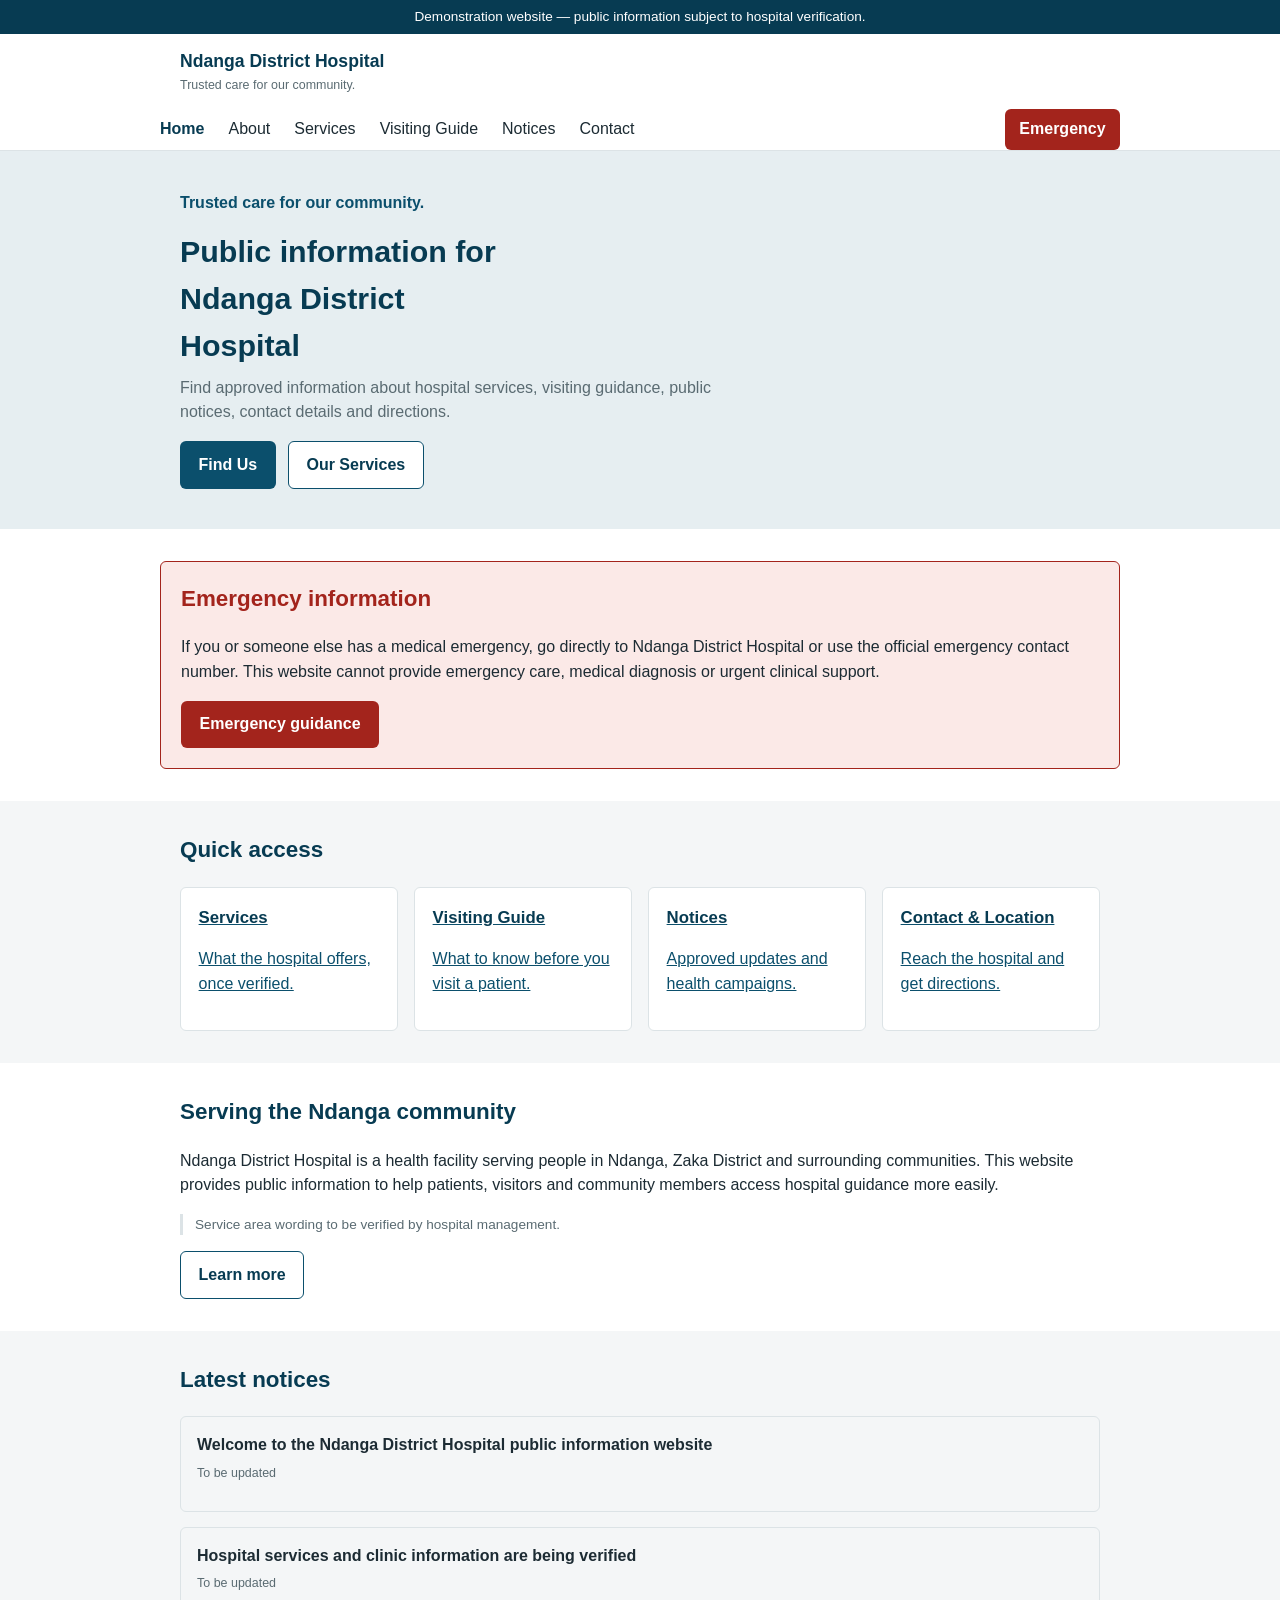
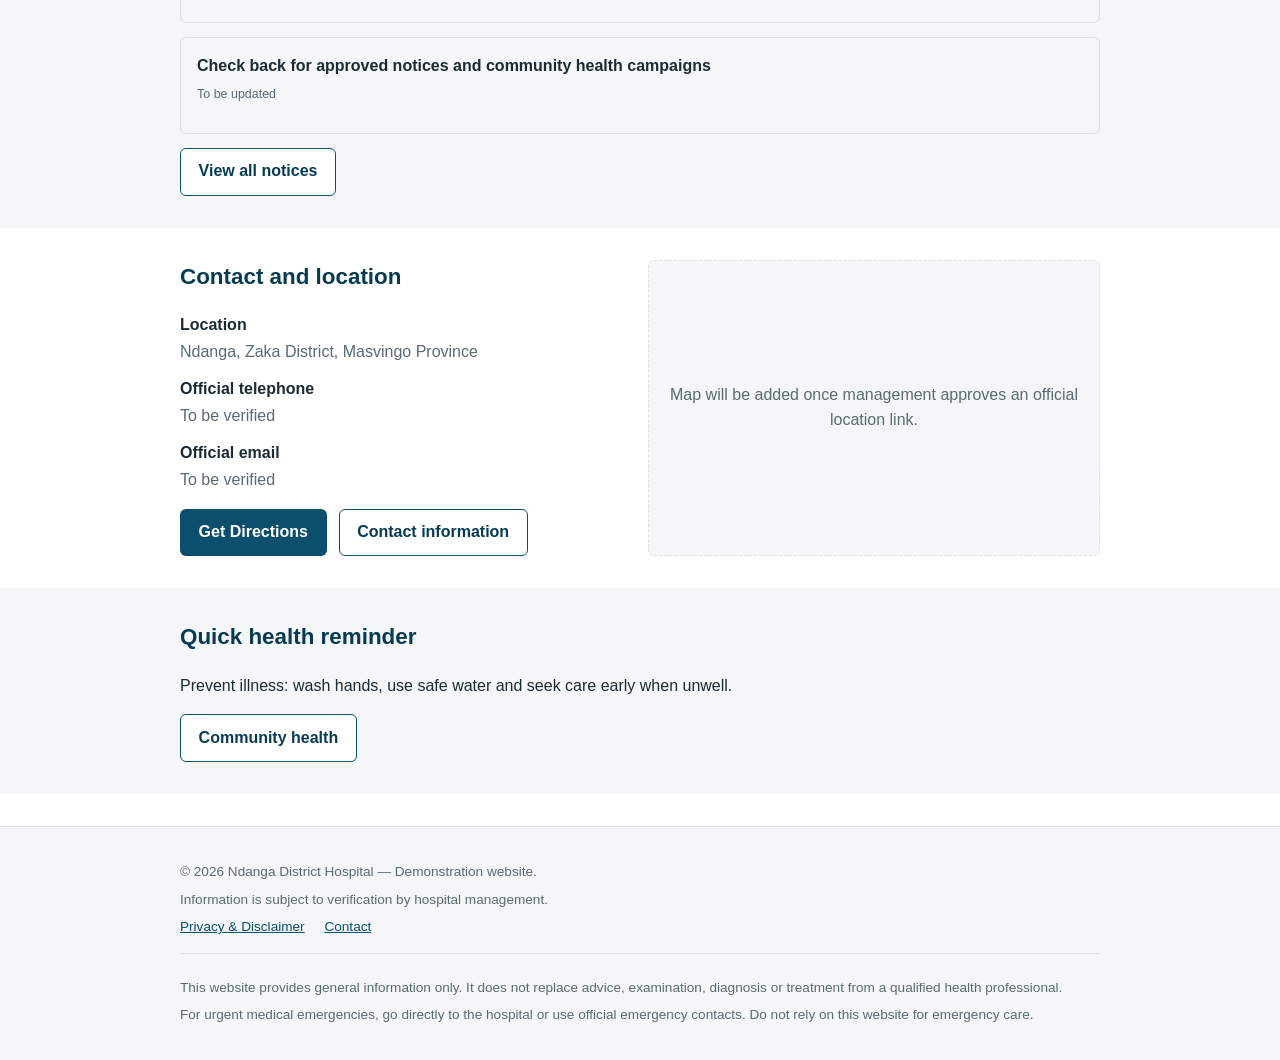
<file: index.html>
<!DOCTYPE html>
<html lang="en">
<head>
  <meta charset="UTF-8">
  <meta name="viewport" content="width=device-width, initial-scale=1.0">
  <title>Home · Ndanga District Hospital</title>
  <meta name="description" content="Public information for Ndanga District Hospital: services, visiting guidance, notices and contact details.">
  <link rel="manifest" href="manifest.webmanifest">
  <link rel="stylesheet" href="styles.css">
</head>
<body>
  <a class="skip-link" href="#main">Skip to main content</a>
  <div class="demo-banner">Demonstration website &mdash; public information subject to hospital verification.</div>
  <header class="site-header">
    <div class="header-bar">
      <a class="brand" href="index.html">
        <span class="brand-name">Ndanga District Hospital</span>
        <span class="brand-tagline">Trusted care for our community.</span>
      </a>
      <button class="nav-toggle" id="navToggle" aria-expanded="false" aria-controls="mainNav">
        <span aria-hidden="true">&#9776;</span> Menu
      </button>
    </div>
    <nav class="main-nav" id="mainNav" aria-label="Main">
      <ul>
        <li><a href="index.html" aria-current="page">Home</a></li>
          <li><a href="about.html">About</a></li>
          <li><a href="services.html">Services</a></li>
          <li><a href="visiting.html">Visiting Guide</a></li>
          <li><a href="notices.html">Notices</a></li>
          <li><a href="contact.html">Contact</a></li>
        <li class="nav-emergency"><a href="emergency.html">Emergency</a></li>
      </ul>
    </nav>
  </header>

  <main id="main">
    <section class="hero">
      <div class="container">
        <p class="tagline">Trusted care for our community.</p>
        <h1>Public information for Ndanga District Hospital</h1>
        <p class="lede">Find approved information about hospital services, visiting guidance, public notices, contact details and directions.</p>
        <div class="button-row">
          <a class="btn btn-primary" href="contact.html">Find Us</a>
          <a class="btn btn-secondary" href="services.html">Our Services</a>
        </div>
      </div>
    </section>

    <section>
      <div class="container emergency-box">
        <h2>Emergency information</h2>
        <p>If you or someone else has a medical emergency, go directly to Ndanga District Hospital or use the official emergency contact number. This website cannot provide emergency care, medical diagnosis or urgent clinical support.</p>
        <a class="btn btn-primary" href="emergency.html">Emergency guidance</a>
      </div>
    </section>

    <section class="section-alt">
      <div class="container">
        <h2>Quick access</h2>
        <div class="card-grid card-grid-4">
          <a class="card" href="services.html"><h3>Services</h3><p>What the hospital offers, once verified.</p></a>
          <a class="card" href="visiting.html"><h3>Visiting Guide</h3><p>What to know before you visit a patient.</p></a>
          <a class="card" href="notices.html"><h3>Notices</h3><p>Approved updates and health campaigns.</p></a>
          <a class="card" href="contact.html"><h3>Contact &amp; Location</h3><p>Reach the hospital and get directions.</p></a>
        </div>
      </div>
    </section>

    <section>
      <div class="container">
        <h2>Serving the Ndanga community</h2>
        <p>Ndanga District Hospital is a health facility serving people in Ndanga, Zaka District and surrounding communities. This website provides public information to help patients, visitors and community members access hospital guidance more easily.</p>
        <p class="section-note">Service area wording to be verified by hospital management.</p>
        <a class="btn btn-secondary" href="about.html">Learn more</a>
      </div>
    </section>

    <section class="section-alt">
      <div class="container">
        <h2>Latest notices</h2>
        <div class="notice">
          <strong>Welcome to the Ndanga District Hospital public information website</strong>
          <p class="notice-meta">To be updated</p>
        </div>
        <div class="notice">
          <strong>Hospital services and clinic information are being verified</strong>
          <p class="notice-meta">To be updated</p>
        </div>
        <div class="notice">
          <strong>Check back for approved notices and community health campaigns</strong>
          <p class="notice-meta">To be updated</p>
        </div>
        <a class="btn btn-secondary" href="notices.html">View all notices</a>
      </div>
    </section>

    <section>
      <div class="container contact-grid">
        <div>
          <h2>Contact and location</h2>
          <dl class="contact-list">
            <dt>Location</dt><dd>Ndanga, Zaka District, Masvingo Province</dd>
            <dt>Official telephone</dt><dd>To be verified</dd>
            <dt>Official email</dt><dd>To be verified</dd>
          </dl>
          <div class="button-row" style="margin-top:1rem;">
            <!-- TODO: replace # with the hospital's approved Google Maps / OpenStreetMap link once confirmed -->
            <a class="btn btn-primary" href="#" data-placeholder="true">Get Directions</a>
            <a class="btn btn-secondary" href="contact.html">Contact information</a>
          </div>
        </div>
        <div class="map-placeholder">Map will be added once management approves an official location link.</div>
      </div>
    </section>

    <section class="section-alt">
      <div class="container">
        <h2>Quick health reminder</h2>
        <p>Prevent illness: wash hands, use safe water and seek care early when unwell.</p>
        <a class="btn btn-secondary" href="community-health.html">Community health</a>
      </div>
    </section>

  </main>
  <footer class="site-footer">
    <div class="container">
      <p>&copy; <span id="year">2026</span> Ndanga District Hospital &mdash; Demonstration website.</p>
      <p>Information is subject to verification by hospital management.</p>
      <p class="footer-links">
        <a href="privacy.html">Privacy &amp; Disclaimer</a>
        <a href="contact.html">Contact</a>
      </p>
      <div class="disclaimer">
        <p>This website provides general information only. It does not replace advice, examination, diagnosis or treatment from a qualified health professional.</p>
        <p>For urgent medical emergencies, go directly to the hospital or use official emergency contacts. Do not rely on this website for emergency care.</p>
      </div>
    </div>
  </footer>
  <div class="toast" id="toast" role="status" aria-live="polite"></div>
  <script src="app.js"></script>

</body>
</html>
</file>
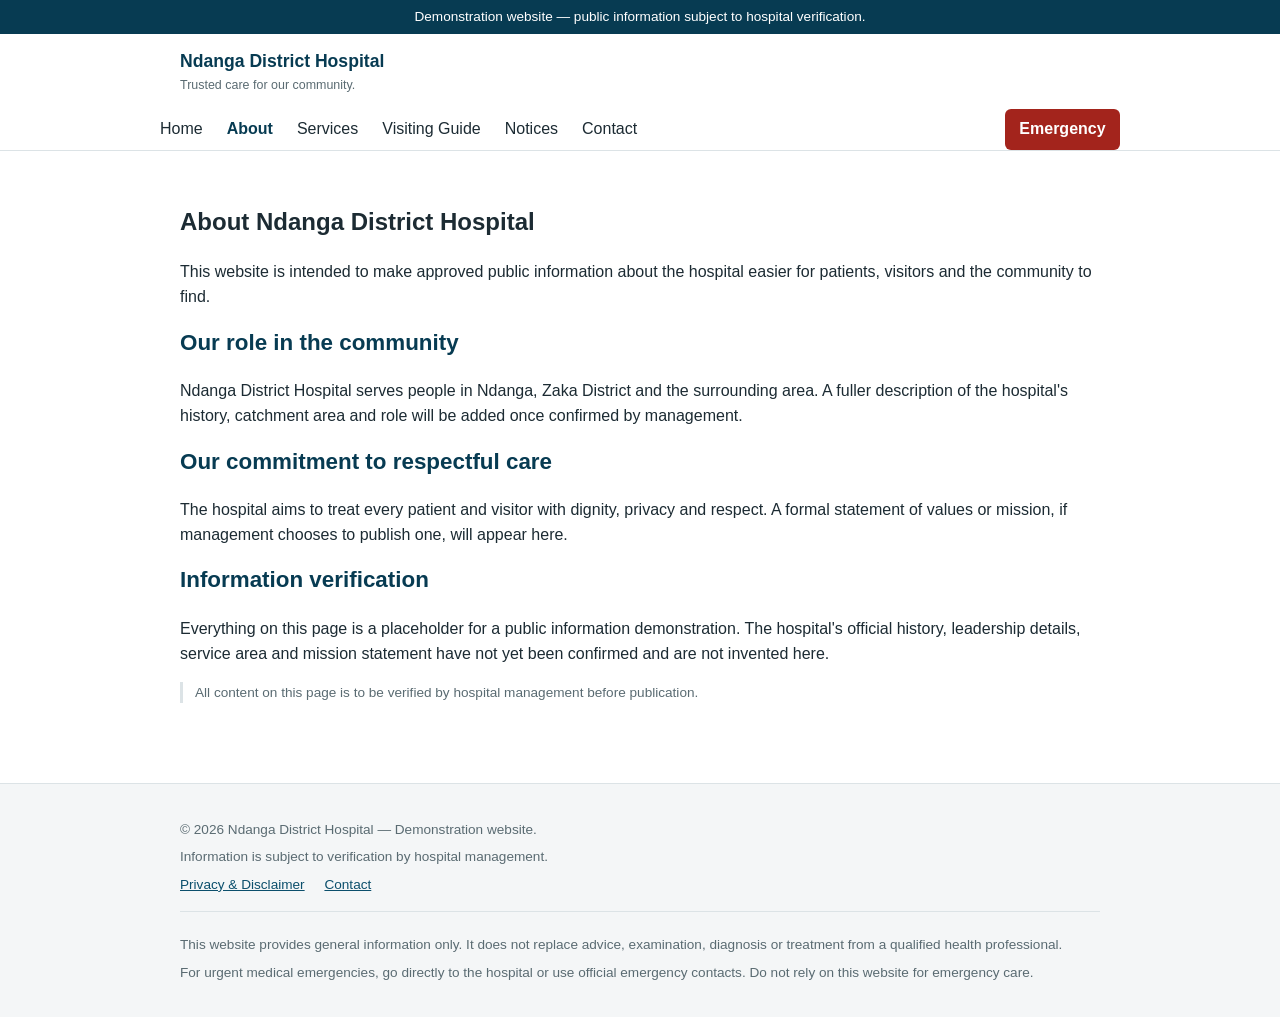
<file: about.html>
<!DOCTYPE html>
<html lang="en">
<head>
  <meta charset="UTF-8">
  <meta name="viewport" content="width=device-width, initial-scale=1.0">
  <title>About · Ndanga District Hospital</title>
  <meta name="description" content="About Ndanga District Hospital.">
  <link rel="manifest" href="manifest.webmanifest">
  <link rel="stylesheet" href="styles.css">
</head>
<body>
  <a class="skip-link" href="#main">Skip to main content</a>
  <div class="demo-banner">Demonstration website &mdash; public information subject to hospital verification.</div>
  <header class="site-header">
    <div class="header-bar">
      <a class="brand" href="index.html">
        <span class="brand-name">Ndanga District Hospital</span>
        <span class="brand-tagline">Trusted care for our community.</span>
      </a>
      <button class="nav-toggle" id="navToggle" aria-expanded="false" aria-controls="mainNav">
        <span aria-hidden="true">&#9776;</span> Menu
      </button>
    </div>
    <nav class="main-nav" id="mainNav" aria-label="Main">
      <ul>
        <li><a href="index.html">Home</a></li>
          <li><a href="about.html" aria-current="page">About</a></li>
          <li><a href="services.html">Services</a></li>
          <li><a href="visiting.html">Visiting Guide</a></li>
          <li><a href="notices.html">Notices</a></li>
          <li><a href="contact.html">Contact</a></li>
        <li class="nav-emergency"><a href="emergency.html">Emergency</a></li>
      </ul>
    </nav>
  </header>

  <main id="main">
    <section>
      <div class="container">
        <h1>About Ndanga District Hospital</h1>
        <p>This website is intended to make approved public information about the hospital easier for patients, visitors and the community to find.</p>

        <h2>Our role in the community</h2>
        <p>Ndanga District Hospital serves people in Ndanga, Zaka District and the surrounding area. A fuller description of the hospital's history, catchment area and role will be added once confirmed by management.</p>

        <h2>Our commitment to respectful care</h2>
        <p>The hospital aims to treat every patient and visitor with dignity, privacy and respect. A formal statement of values or mission, if management chooses to publish one, will appear here.</p>

        <h2>Information verification</h2>
        <p>Everything on this page is a placeholder for a public information demonstration. The hospital's official history, leadership details, service area and mission statement have not yet been confirmed and are not invented here.</p>
        <p class="section-note">All content on this page is to be verified by hospital management before publication.</p>
      </div>
    </section>

  </main>
  <footer class="site-footer">
    <div class="container">
      <p>&copy; <span id="year">2026</span> Ndanga District Hospital &mdash; Demonstration website.</p>
      <p>Information is subject to verification by hospital management.</p>
      <p class="footer-links">
        <a href="privacy.html">Privacy &amp; Disclaimer</a>
        <a href="contact.html">Contact</a>
      </p>
      <div class="disclaimer">
        <p>This website provides general information only. It does not replace advice, examination, diagnosis or treatment from a qualified health professional.</p>
        <p>For urgent medical emergencies, go directly to the hospital or use official emergency contacts. Do not rely on this website for emergency care.</p>
      </div>
    </div>
  </footer>
  <div class="toast" id="toast" role="status" aria-live="polite"></div>
  <script src="app.js"></script>

</body>
</html>
</file>
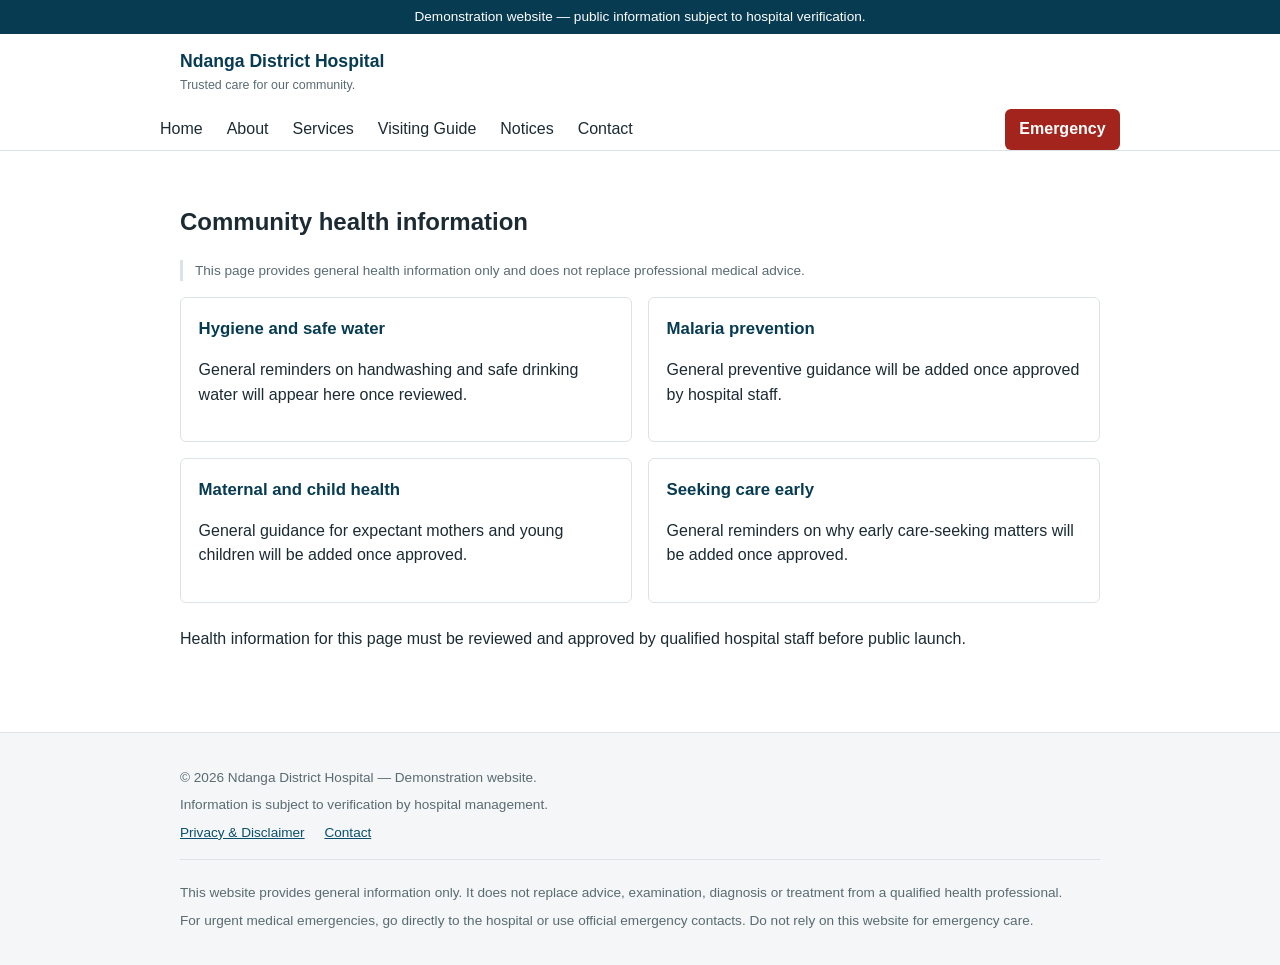
<file: community-health.html>
<!DOCTYPE html>
<html lang="en">
<head>
  <meta charset="UTF-8">
  <meta name="viewport" content="width=device-width, initial-scale=1.0">
  <title>Community Health · Ndanga District Hospital</title>
  <meta name="description" content="General community health information from Ndanga District Hospital.">
  <link rel="manifest" href="manifest.webmanifest">
  <link rel="stylesheet" href="styles.css">
</head>
<body>
  <a class="skip-link" href="#main">Skip to main content</a>
  <div class="demo-banner">Demonstration website &mdash; public information subject to hospital verification.</div>
  <header class="site-header">
    <div class="header-bar">
      <a class="brand" href="index.html">
        <span class="brand-name">Ndanga District Hospital</span>
        <span class="brand-tagline">Trusted care for our community.</span>
      </a>
      <button class="nav-toggle" id="navToggle" aria-expanded="false" aria-controls="mainNav">
        <span aria-hidden="true">&#9776;</span> Menu
      </button>
    </div>
    <nav class="main-nav" id="mainNav" aria-label="Main">
      <ul>
        <li><a href="index.html">Home</a></li>
          <li><a href="about.html">About</a></li>
          <li><a href="services.html">Services</a></li>
          <li><a href="visiting.html">Visiting Guide</a></li>
          <li><a href="notices.html">Notices</a></li>
          <li><a href="contact.html">Contact</a></li>
        <li class="nav-emergency"><a href="emergency.html">Emergency</a></li>
      </ul>
    </nav>
  </header>

  <main id="main">
    <section>
      <div class="container">
        <h1>Community health information</h1>
        <p class="section-note">This page provides general health information only and does not replace professional medical advice.</p>
        <div class="card-grid">
          <div class="card"><h3>Hygiene and safe water</h3><p>General reminders on handwashing and safe drinking water will appear here once reviewed.</p></div>
          <div class="card"><h3>Malaria prevention</h3><p>General preventive guidance will be added once approved by hospital staff.</p></div>
          <div class="card"><h3>Maternal and child health</h3><p>General guidance for expectant mothers and young children will be added once approved.</p></div>
          <div class="card"><h3>Seeking care early</h3><p>General reminders on why early care-seeking matters will be added once approved.</p></div>
        </div>
        <p style="margin-top:1.5rem;">Health information for this page must be reviewed and approved by qualified hospital staff before public launch.</p>
      </div>
    </section>

  </main>
  <footer class="site-footer">
    <div class="container">
      <p>&copy; <span id="year">2026</span> Ndanga District Hospital &mdash; Demonstration website.</p>
      <p>Information is subject to verification by hospital management.</p>
      <p class="footer-links">
        <a href="privacy.html">Privacy &amp; Disclaimer</a>
        <a href="contact.html">Contact</a>
      </p>
      <div class="disclaimer">
        <p>This website provides general information only. It does not replace advice, examination, diagnosis or treatment from a qualified health professional.</p>
        <p>For urgent medical emergencies, go directly to the hospital or use official emergency contacts. Do not rely on this website for emergency care.</p>
      </div>
    </div>
  </footer>
  <div class="toast" id="toast" role="status" aria-live="polite"></div>
  <script src="app.js"></script>

</body>
</html>
</file>
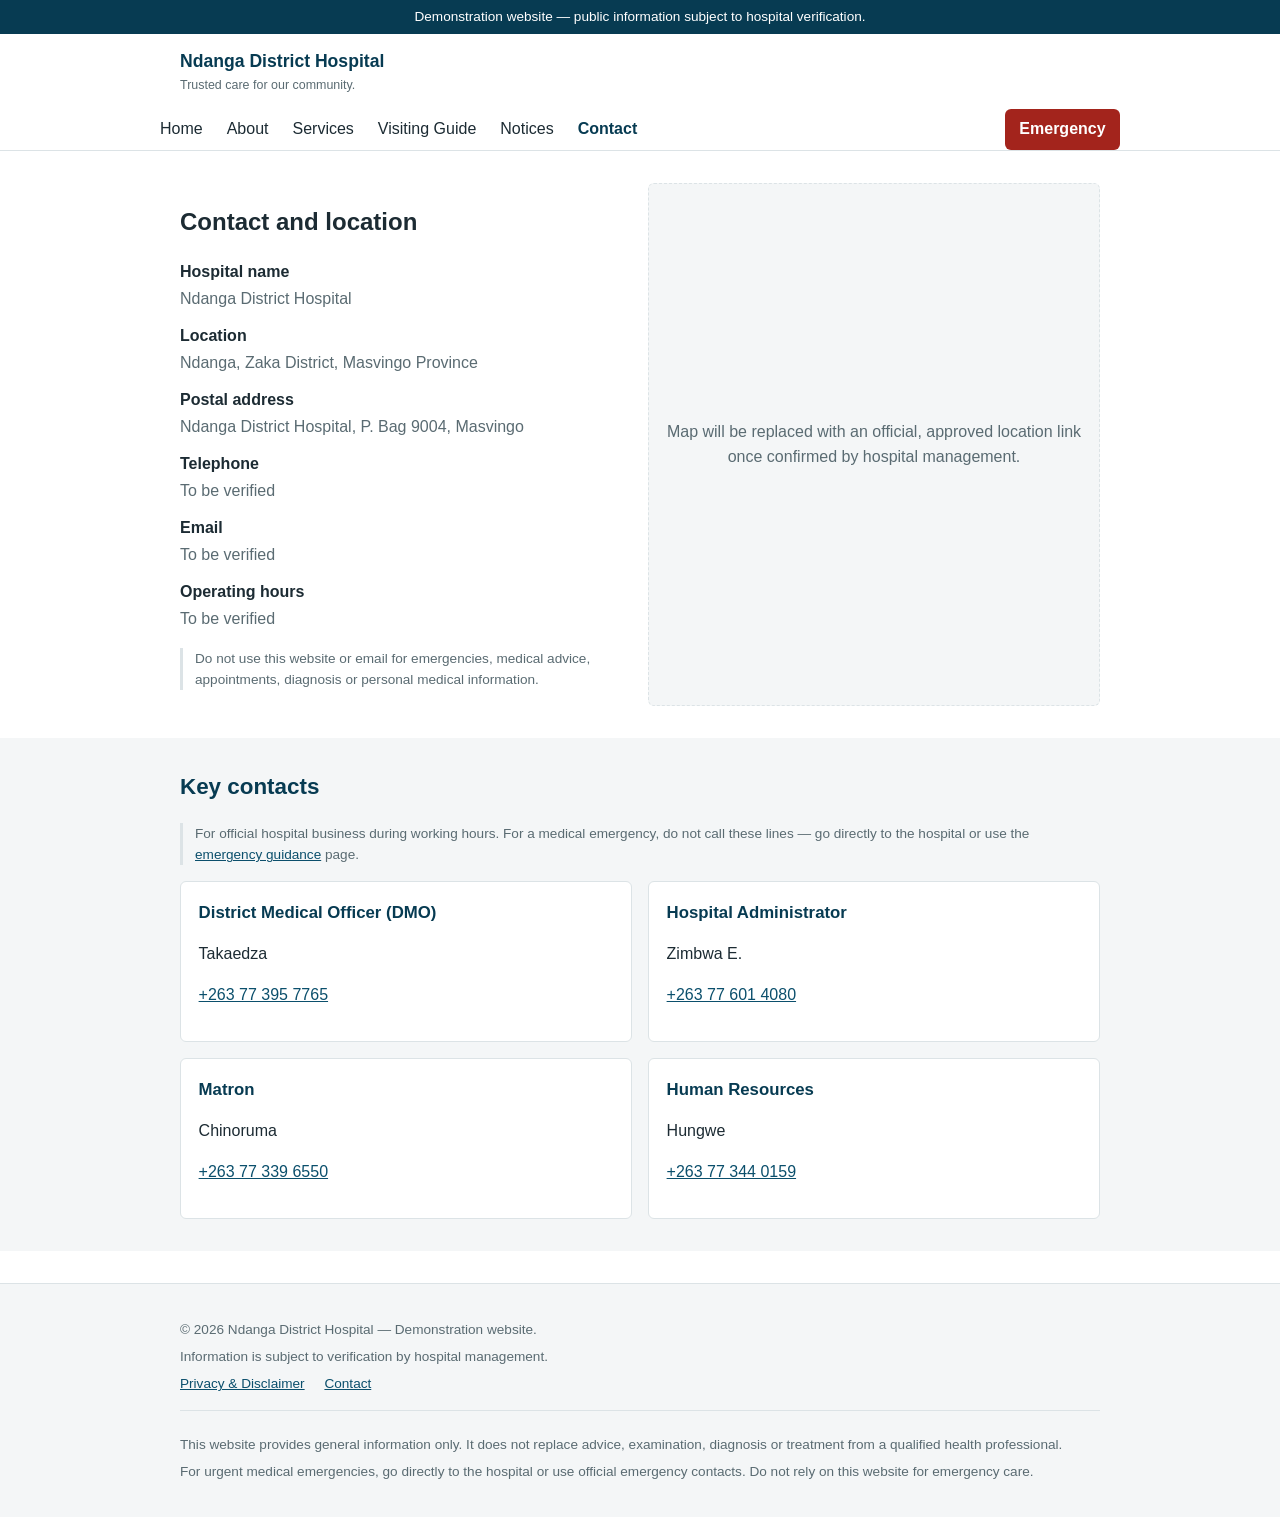
<file: contact.html>
<!DOCTYPE html>
<html lang="en">
<head>
  <meta charset="UTF-8">
  <meta name="viewport" content="width=device-width, initial-scale=1.0">
  <title>Contact · Ndanga District Hospital</title>
  <meta name="description" content="Contact and location for Ndanga District Hospital.">
  <link rel="manifest" href="manifest.webmanifest">
  <link rel="stylesheet" href="styles.css">
</head>
<body>
  <a class="skip-link" href="#main">Skip to main content</a>
  <div class="demo-banner">Demonstration website &mdash; public information subject to hospital verification.</div>
  <header class="site-header">
    <div class="header-bar">
      <a class="brand" href="index.html">
        <span class="brand-name">Ndanga District Hospital</span>
        <span class="brand-tagline">Trusted care for our community.</span>
      </a>
      <button class="nav-toggle" id="navToggle" aria-expanded="false" aria-controls="mainNav">
        <span aria-hidden="true">&#9776;</span> Menu
      </button>
    </div>
    <nav class="main-nav" id="mainNav" aria-label="Main">
      <ul>
        <li><a href="index.html">Home</a></li>
          <li><a href="about.html">About</a></li>
          <li><a href="services.html">Services</a></li>
          <li><a href="visiting.html">Visiting Guide</a></li>
          <li><a href="notices.html">Notices</a></li>
          <li><a href="contact.html" aria-current="page">Contact</a></li>
        <li class="nav-emergency"><a href="emergency.html">Emergency</a></li>
      </ul>
    </nav>
  </header>

  <main id="main">
    <section>
      <div class="container contact-grid">
        <div>
          <h1>Contact and location</h1>
          <dl class="contact-list">
            <dt>Hospital name</dt><dd>Ndanga District Hospital</dd>
            <dt>Location</dt><dd>Ndanga, Zaka District, Masvingo Province</dd>
            <dt>Postal address</dt><dd>Ndanga District Hospital, P. Bag 9004, Masvingo</dd>
            <dt>Telephone</dt><dd>To be verified</dd>
            <dt>Email</dt><dd>To be verified</dd>
            <dt>Operating hours</dt><dd>To be verified</dd>
          </dl>
          <p class="section-note">Do not use this website or email for emergencies, medical advice, appointments, diagnosis or personal medical information.</p>
        </div>
        <div class="map-placeholder">Map will be replaced with an official, approved location link once confirmed by hospital management.</div>
      </div>
    </section>

    <section class="section-alt">
      <div class="container">
        <h2>Key contacts</h2>
        <p class="section-note">For official hospital business during working hours. For a medical emergency, do not call these lines &mdash; go directly to the hospital or use the <a href="emergency.html">emergency guidance</a> page.</p>
        <div class="card-grid">
          <div class="card">
            <h3>District Medical Officer (DMO)</h3>
            <p>Takaedza</p>
            <p><a href="tel:+263773957765">+263 77 395 7765</a></p>
          </div>
          <div class="card">
            <h3>Hospital Administrator</h3>
            <p>Zimbwa E.</p>
            <p><a href="tel:+263776014080">+263 77 601 4080</a></p>
          </div>
          <div class="card">
            <h3>Matron</h3>
            <p>Chinoruma</p>
            <p><a href="tel:+263773396550">+263 77 339 6550</a></p>
          </div>
          <div class="card">
            <h3>Human Resources</h3>
            <p>Hungwe</p>
            <p><a href="tel:+263773440159">+263 77 344 0159</a></p>
          </div>
        </div>
      </div>
    </section>

  </main>
  <footer class="site-footer">
    <div class="container">
      <p>&copy; <span id="year">2026</span> Ndanga District Hospital &mdash; Demonstration website.</p>
      <p>Information is subject to verification by hospital management.</p>
      <p class="footer-links">
        <a href="privacy.html">Privacy &amp; Disclaimer</a>
        <a href="contact.html">Contact</a>
      </p>
      <div class="disclaimer">
        <p>This website provides general information only. It does not replace advice, examination, diagnosis or treatment from a qualified health professional.</p>
        <p>For urgent medical emergencies, go directly to the hospital or use official emergency contacts. Do not rely on this website for emergency care.</p>
      </div>
    </div>
  </footer>
  <div class="toast" id="toast" role="status" aria-live="polite"></div>
  <script src="app.js"></script>

</body>
</html>
</file>
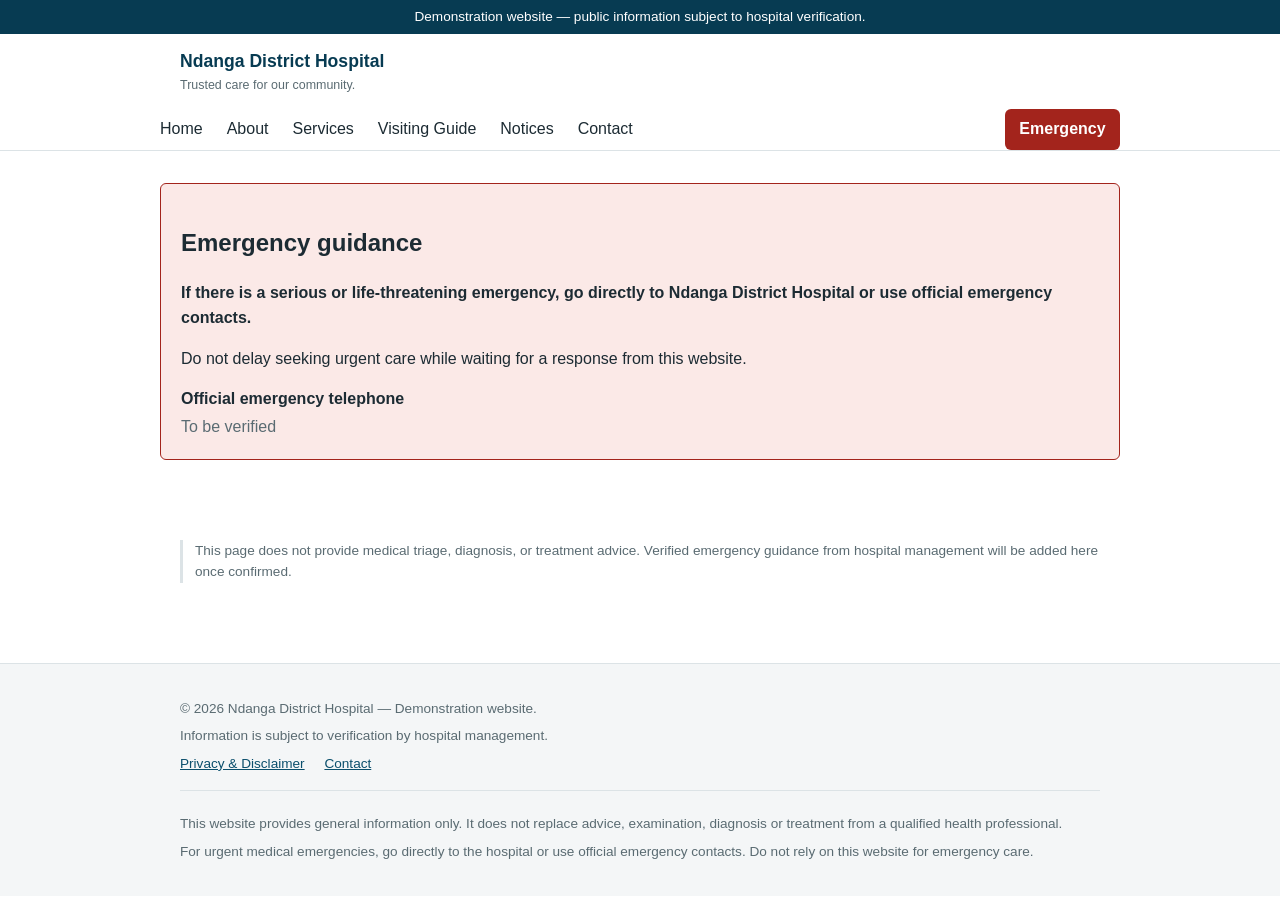
<file: emergency.html>
<!DOCTYPE html>
<html lang="en">
<head>
  <meta charset="UTF-8">
  <meta name="viewport" content="width=device-width, initial-scale=1.0">
  <title>Emergency Guidance · Ndanga District Hospital</title>
  <meta name="description" content="Emergency guidance for Ndanga District Hospital.">
  <link rel="manifest" href="manifest.webmanifest">
  <link rel="stylesheet" href="styles.css">
</head>
<body>
  <a class="skip-link" href="#main">Skip to main content</a>
  <div class="demo-banner">Demonstration website &mdash; public information subject to hospital verification.</div>
  <header class="site-header">
    <div class="header-bar">
      <a class="brand" href="index.html">
        <span class="brand-name">Ndanga District Hospital</span>
        <span class="brand-tagline">Trusted care for our community.</span>
      </a>
      <button class="nav-toggle" id="navToggle" aria-expanded="false" aria-controls="mainNav">
        <span aria-hidden="true">&#9776;</span> Menu
      </button>
    </div>
    <nav class="main-nav" id="mainNav" aria-label="Main">
      <ul>
        <li><a href="index.html">Home</a></li>
          <li><a href="about.html">About</a></li>
          <li><a href="services.html">Services</a></li>
          <li><a href="visiting.html">Visiting Guide</a></li>
          <li><a href="notices.html">Notices</a></li>
          <li><a href="contact.html">Contact</a></li>
        <li class="nav-emergency"><a href="emergency.html">Emergency</a></li>
      </ul>
    </nav>
  </header>

  <main id="main">
    <section>
      <div class="container emergency-box">
        <h1>Emergency guidance</h1>
        <p><strong>If there is a serious or life-threatening emergency, go directly to Ndanga District Hospital or use official emergency contacts.</strong></p>
        <p>Do not delay seeking urgent care while waiting for a response from this website.</p>
        <dl class="contact-list">
          <dt>Official emergency telephone</dt><dd>To be verified</dd>
        </dl>
      </div>
    </section>
    <section>
      <div class="container">
        <p class="section-note">This page does not provide medical triage, diagnosis, or treatment advice. Verified emergency guidance from hospital management will be added here once confirmed.</p>
      </div>
    </section>

  </main>
  <footer class="site-footer">
    <div class="container">
      <p>&copy; <span id="year">2026</span> Ndanga District Hospital &mdash; Demonstration website.</p>
      <p>Information is subject to verification by hospital management.</p>
      <p class="footer-links">
        <a href="privacy.html">Privacy &amp; Disclaimer</a>
        <a href="contact.html">Contact</a>
      </p>
      <div class="disclaimer">
        <p>This website provides general information only. It does not replace advice, examination, diagnosis or treatment from a qualified health professional.</p>
        <p>For urgent medical emergencies, go directly to the hospital or use official emergency contacts. Do not rely on this website for emergency care.</p>
      </div>
    </div>
  </footer>
  <div class="toast" id="toast" role="status" aria-live="polite"></div>
  <script src="app.js"></script>

</body>
</html>
</file>
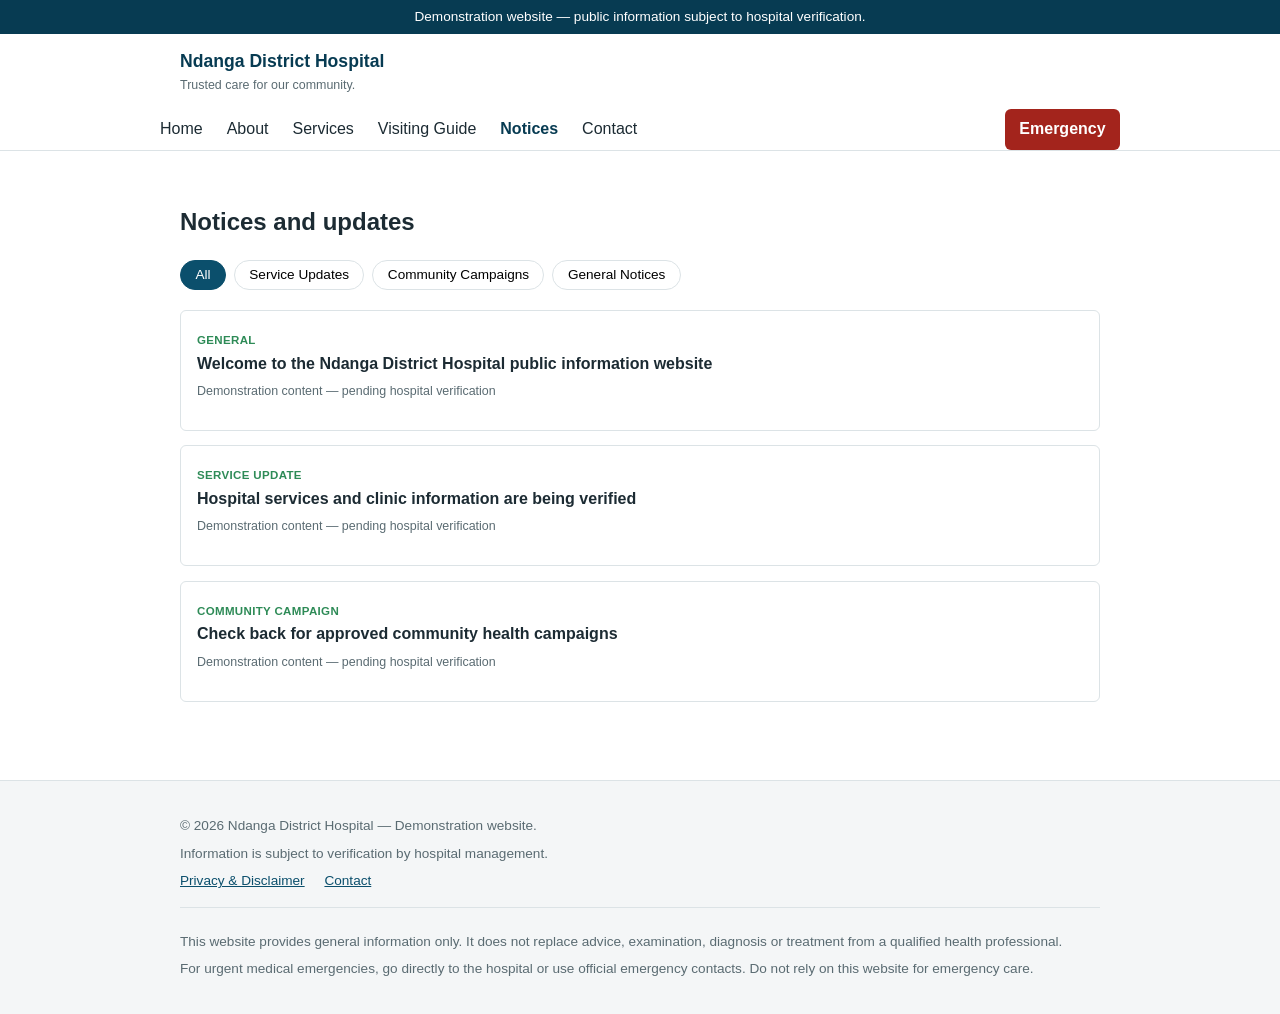
<file: notices.html>
<!DOCTYPE html>
<html lang="en">
<head>
  <meta charset="UTF-8">
  <meta name="viewport" content="width=device-width, initial-scale=1.0">
  <title>Notices · Ndanga District Hospital</title>
  <meta name="description" content="Notices and updates from Ndanga District Hospital.">
  <link rel="manifest" href="manifest.webmanifest">
  <link rel="stylesheet" href="styles.css">
</head>
<body>
  <a class="skip-link" href="#main">Skip to main content</a>
  <div class="demo-banner">Demonstration website &mdash; public information subject to hospital verification.</div>
  <header class="site-header">
    <div class="header-bar">
      <a class="brand" href="index.html">
        <span class="brand-name">Ndanga District Hospital</span>
        <span class="brand-tagline">Trusted care for our community.</span>
      </a>
      <button class="nav-toggle" id="navToggle" aria-expanded="false" aria-controls="mainNav">
        <span aria-hidden="true">&#9776;</span> Menu
      </button>
    </div>
    <nav class="main-nav" id="mainNav" aria-label="Main">
      <ul>
        <li><a href="index.html">Home</a></li>
          <li><a href="about.html">About</a></li>
          <li><a href="services.html">Services</a></li>
          <li><a href="visiting.html">Visiting Guide</a></li>
          <li><a href="notices.html" aria-current="page">Notices</a></li>
          <li><a href="contact.html">Contact</a></li>
        <li class="nav-emergency"><a href="emergency.html">Emergency</a></li>
      </ul>
    </nav>
  </header>

  <main id="main">
    <section>
      <div class="container">
        <h1>Notices and updates</h1>
        <div class="filter-bar" role="group" aria-label="Filter notices by category">
          <button class="filter-btn" data-filter="all" aria-pressed="true">All</button>
          <button class="filter-btn" data-filter="service" aria-pressed="false">Service Updates</button>
          <button class="filter-btn" data-filter="campaign" aria-pressed="false">Community Campaigns</button>
          <button class="filter-btn" data-filter="general" aria-pressed="false">General Notices</button>
        </div>

        <div id="noticeList">
          <div class="notice" data-category="general">
            <span class="notice-tag">General</span>
            <div><strong>Welcome to the Ndanga District Hospital public information website</strong></div>
            <p class="notice-meta">Demonstration content &mdash; pending hospital verification</p>
          </div>
          <div class="notice" data-category="service">
            <span class="notice-tag">Service Update</span>
            <div><strong>Hospital services and clinic information are being verified</strong></div>
            <p class="notice-meta">Demonstration content &mdash; pending hospital verification</p>
          </div>
          <div class="notice" data-category="campaign">
            <span class="notice-tag">Community Campaign</span>
            <div><strong>Check back for approved community health campaigns</strong></div>
            <p class="notice-meta">Demonstration content &mdash; pending hospital verification</p>
          </div>
        </div>
        <p class="empty-state" id="emptyState" hidden>No current verified notices in this category.</p>
      </div>
    </section>

  </main>
  <footer class="site-footer">
    <div class="container">
      <p>&copy; <span id="year">2026</span> Ndanga District Hospital &mdash; Demonstration website.</p>
      <p>Information is subject to verification by hospital management.</p>
      <p class="footer-links">
        <a href="privacy.html">Privacy &amp; Disclaimer</a>
        <a href="contact.html">Contact</a>
      </p>
      <div class="disclaimer">
        <p>This website provides general information only. It does not replace advice, examination, diagnosis or treatment from a qualified health professional.</p>
        <p>For urgent medical emergencies, go directly to the hospital or use official emergency contacts. Do not rely on this website for emergency care.</p>
      </div>
    </div>
  </footer>
  <div class="toast" id="toast" role="status" aria-live="polite"></div>
  <script src="app.js"></script>

</body>
</html>
</file>
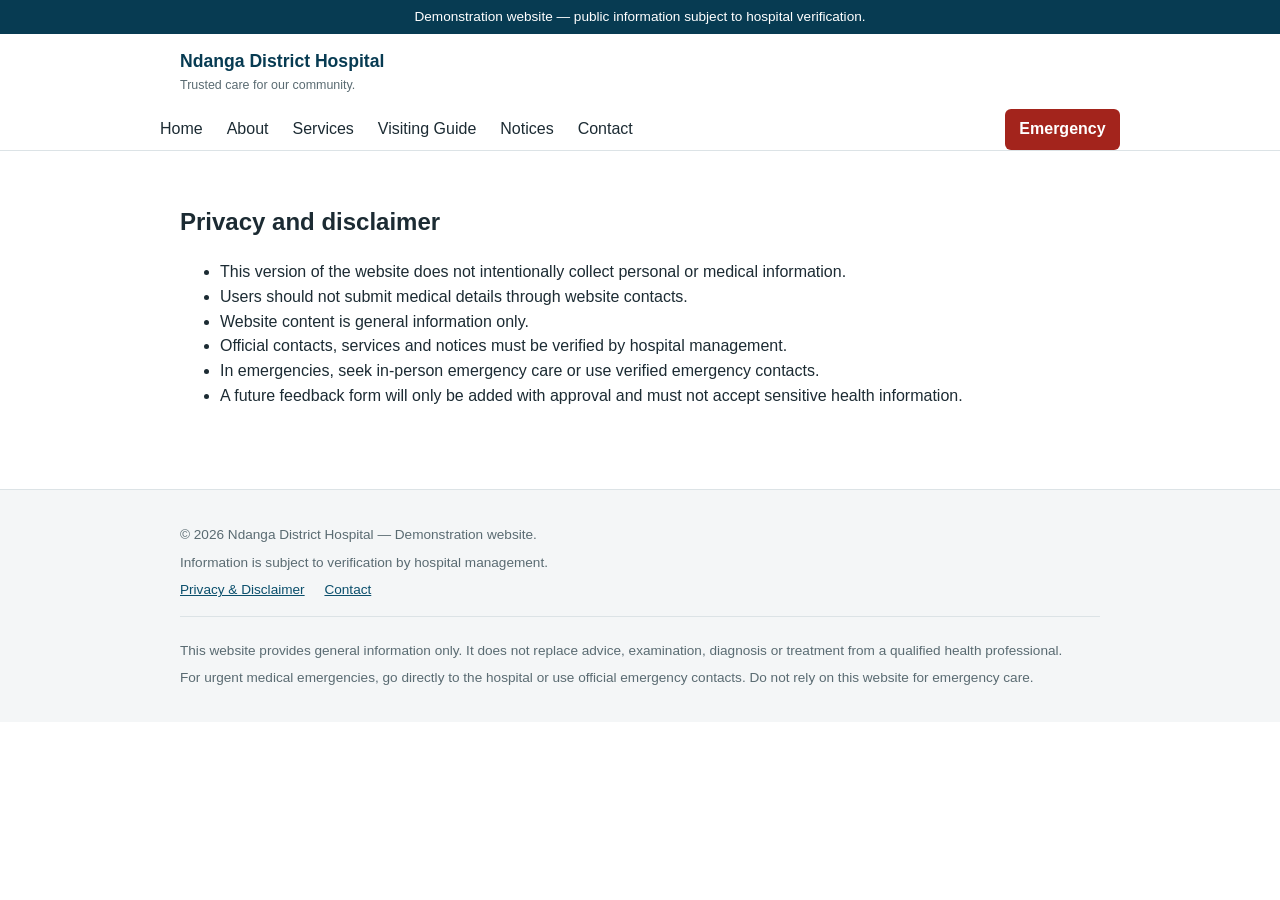
<file: privacy.html>
<!DOCTYPE html>
<html lang="en">
<head>
  <meta charset="UTF-8">
  <meta name="viewport" content="width=device-width, initial-scale=1.0">
  <title>Privacy & Disclaimer · Ndanga District Hospital</title>
  <meta name="description" content="Privacy and disclaimer for the Ndanga District Hospital website.">
  <link rel="manifest" href="manifest.webmanifest">
  <link rel="stylesheet" href="styles.css">
</head>
<body>
  <a class="skip-link" href="#main">Skip to main content</a>
  <div class="demo-banner">Demonstration website &mdash; public information subject to hospital verification.</div>
  <header class="site-header">
    <div class="header-bar">
      <a class="brand" href="index.html">
        <span class="brand-name">Ndanga District Hospital</span>
        <span class="brand-tagline">Trusted care for our community.</span>
      </a>
      <button class="nav-toggle" id="navToggle" aria-expanded="false" aria-controls="mainNav">
        <span aria-hidden="true">&#9776;</span> Menu
      </button>
    </div>
    <nav class="main-nav" id="mainNav" aria-label="Main">
      <ul>
        <li><a href="index.html">Home</a></li>
          <li><a href="about.html">About</a></li>
          <li><a href="services.html">Services</a></li>
          <li><a href="visiting.html">Visiting Guide</a></li>
          <li><a href="notices.html">Notices</a></li>
          <li><a href="contact.html">Contact</a></li>
        <li class="nav-emergency"><a href="emergency.html">Emergency</a></li>
      </ul>
    </nav>
  </header>

  <main id="main">
    <section>
      <div class="container">
        <h1>Privacy and disclaimer</h1>
        <ul>
          <li>This version of the website does not intentionally collect personal or medical information.</li>
          <li>Users should not submit medical details through website contacts.</li>
          <li>Website content is general information only.</li>
          <li>Official contacts, services and notices must be verified by hospital management.</li>
          <li>In emergencies, seek in-person emergency care or use verified emergency contacts.</li>
          <li>A future feedback form will only be added with approval and must not accept sensitive health information.</li>
        </ul>
      </div>
    </section>

  </main>
  <footer class="site-footer">
    <div class="container">
      <p>&copy; <span id="year">2026</span> Ndanga District Hospital &mdash; Demonstration website.</p>
      <p>Information is subject to verification by hospital management.</p>
      <p class="footer-links">
        <a href="privacy.html">Privacy &amp; Disclaimer</a>
        <a href="contact.html">Contact</a>
      </p>
      <div class="disclaimer">
        <p>This website provides general information only. It does not replace advice, examination, diagnosis or treatment from a qualified health professional.</p>
        <p>For urgent medical emergencies, go directly to the hospital or use official emergency contacts. Do not rely on this website for emergency care.</p>
      </div>
    </div>
  </footer>
  <div class="toast" id="toast" role="status" aria-live="polite"></div>
  <script src="app.js"></script>

</body>
</html>
</file>
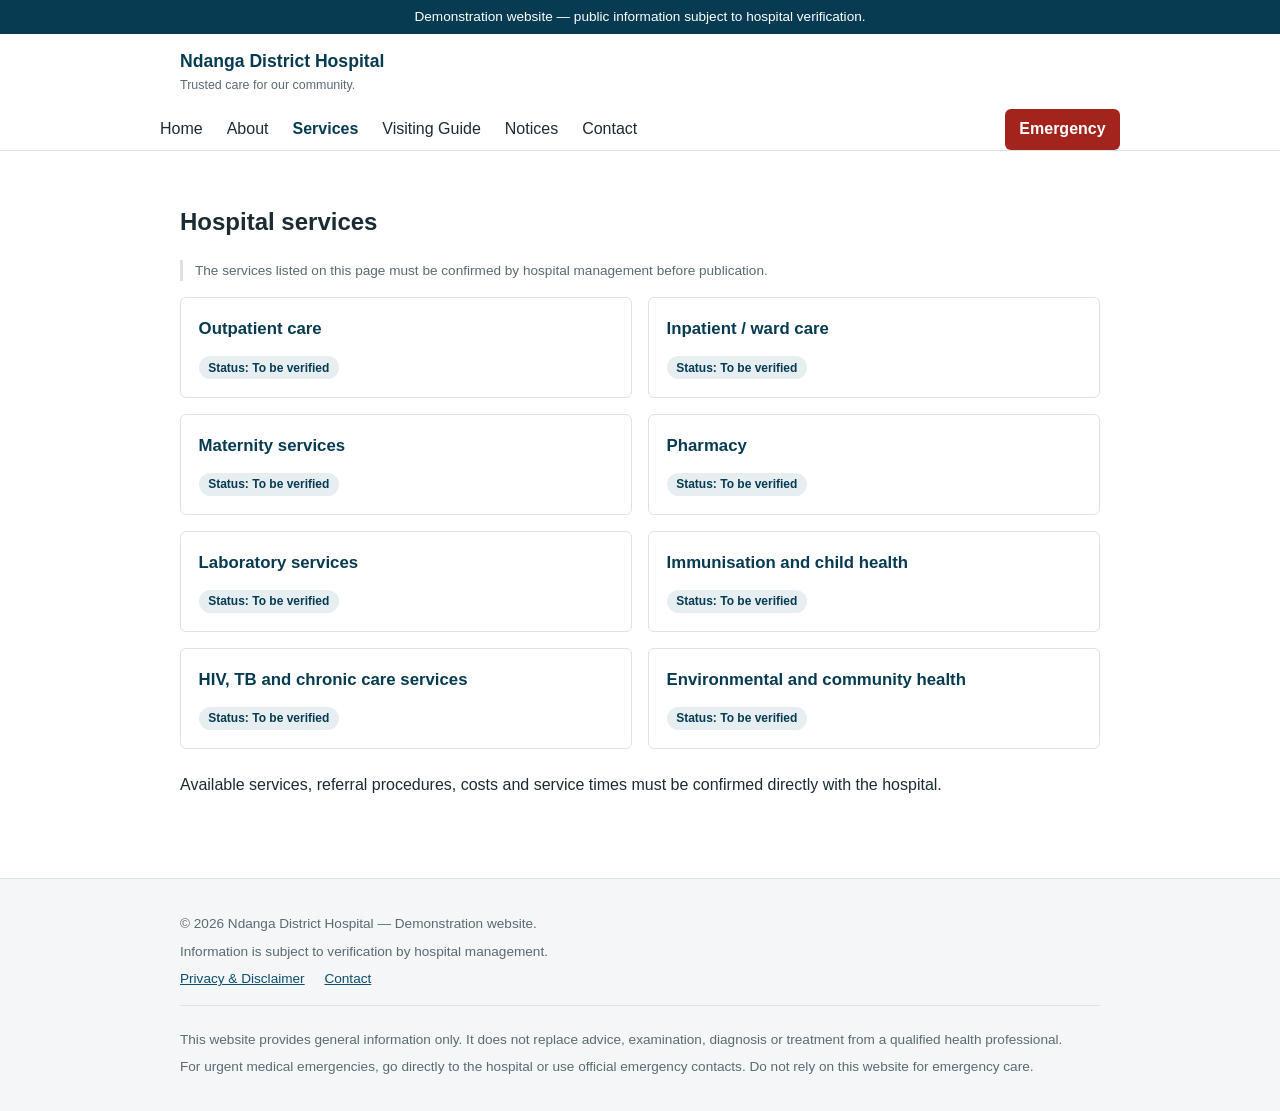
<file: services.html>
<!DOCTYPE html>
<html lang="en">
<head>
  <meta charset="UTF-8">
  <meta name="viewport" content="width=device-width, initial-scale=1.0">
  <title>Services · Ndanga District Hospital</title>
  <meta name="description" content="Hospital services at Ndanga District Hospital.">
  <link rel="manifest" href="manifest.webmanifest">
  <link rel="stylesheet" href="styles.css">
</head>
<body>
  <a class="skip-link" href="#main">Skip to main content</a>
  <div class="demo-banner">Demonstration website &mdash; public information subject to hospital verification.</div>
  <header class="site-header">
    <div class="header-bar">
      <a class="brand" href="index.html">
        <span class="brand-name">Ndanga District Hospital</span>
        <span class="brand-tagline">Trusted care for our community.</span>
      </a>
      <button class="nav-toggle" id="navToggle" aria-expanded="false" aria-controls="mainNav">
        <span aria-hidden="true">&#9776;</span> Menu
      </button>
    </div>
    <nav class="main-nav" id="mainNav" aria-label="Main">
      <ul>
        <li><a href="index.html">Home</a></li>
          <li><a href="about.html">About</a></li>
          <li><a href="services.html" aria-current="page">Services</a></li>
          <li><a href="visiting.html">Visiting Guide</a></li>
          <li><a href="notices.html">Notices</a></li>
          <li><a href="contact.html">Contact</a></li>
        <li class="nav-emergency"><a href="emergency.html">Emergency</a></li>
      </ul>
    </nav>
  </header>

  <main id="main">
    <section>
      <div class="container">
        <h1>Hospital services</h1>
        <p class="section-note">The services listed on this page must be confirmed by hospital management before publication.</p>
        <div class="card-grid">
          <div class="card"><h3>Outpatient care</h3><span class="status-pill">Status: To be verified</span></div>
          <div class="card"><h3>Inpatient / ward care</h3><span class="status-pill">Status: To be verified</span></div>
          <div class="card"><h3>Maternity services</h3><span class="status-pill">Status: To be verified</span></div>
          <div class="card"><h3>Pharmacy</h3><span class="status-pill">Status: To be verified</span></div>
          <div class="card"><h3>Laboratory services</h3><span class="status-pill">Status: To be verified</span></div>
          <div class="card"><h3>Immunisation and child health</h3><span class="status-pill">Status: To be verified</span></div>
          <div class="card"><h3>HIV, TB and chronic care services</h3><span class="status-pill">Status: To be verified</span></div>
          <div class="card"><h3>Environmental and community health</h3><span class="status-pill">Status: To be verified</span></div>
        </div>
        <p style="margin-top:1.5rem;">Available services, referral procedures, costs and service times must be confirmed directly with the hospital.</p>
      </div>
    </section>

  </main>
  <footer class="site-footer">
    <div class="container">
      <p>&copy; <span id="year">2026</span> Ndanga District Hospital &mdash; Demonstration website.</p>
      <p>Information is subject to verification by hospital management.</p>
      <p class="footer-links">
        <a href="privacy.html">Privacy &amp; Disclaimer</a>
        <a href="contact.html">Contact</a>
      </p>
      <div class="disclaimer">
        <p>This website provides general information only. It does not replace advice, examination, diagnosis or treatment from a qualified health professional.</p>
        <p>For urgent medical emergencies, go directly to the hospital or use official emergency contacts. Do not rely on this website for emergency care.</p>
      </div>
    </div>
  </footer>
  <div class="toast" id="toast" role="status" aria-live="polite"></div>
  <script src="app.js"></script>

</body>
</html>
</file>
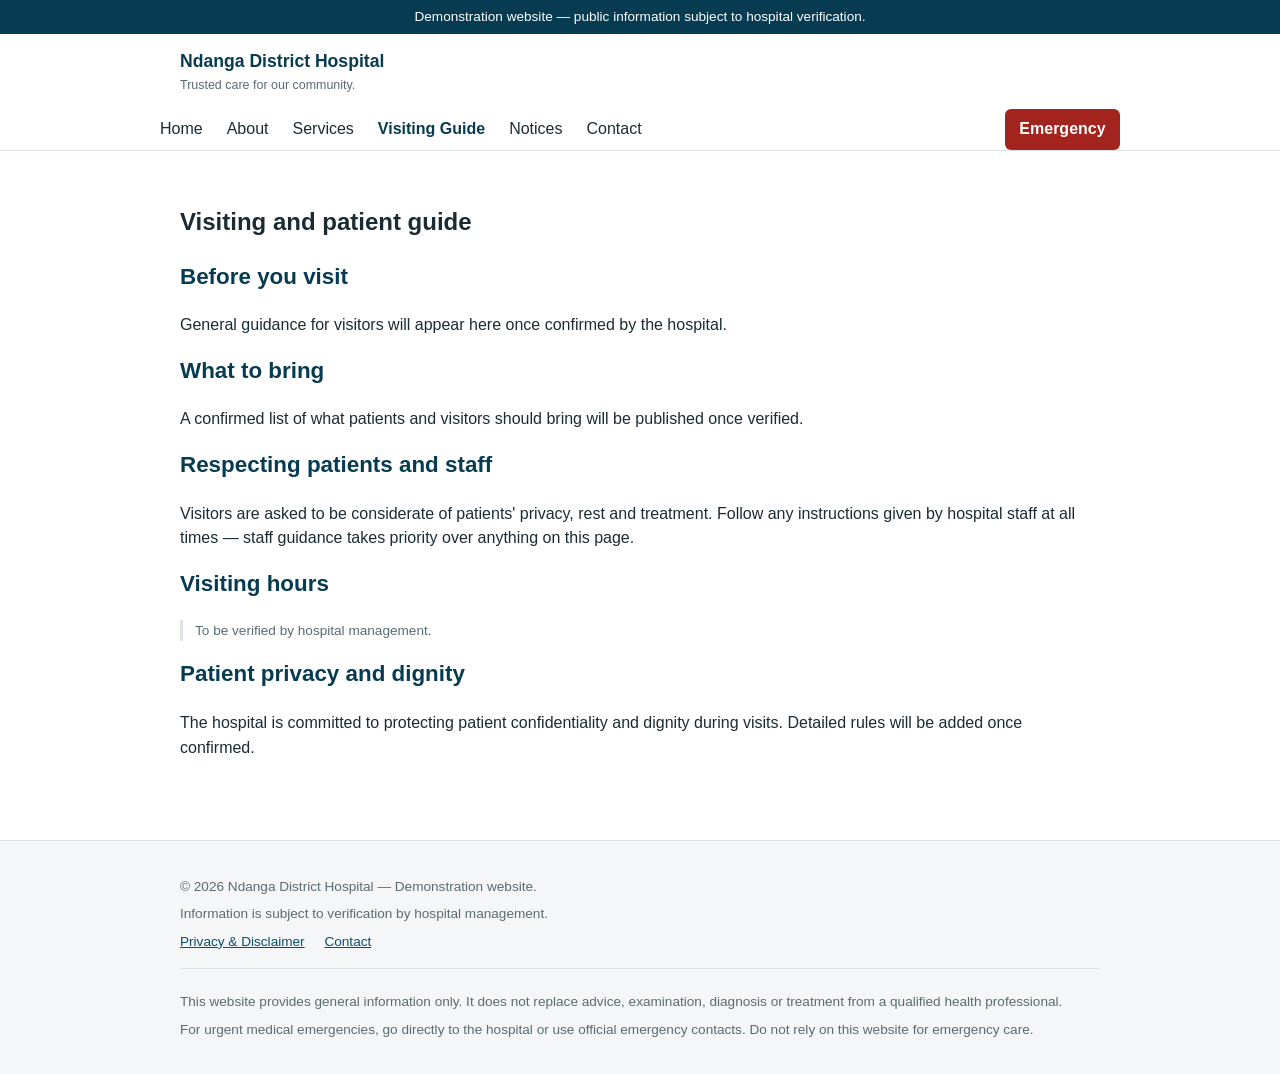
<file: visiting.html>
<!DOCTYPE html>
<html lang="en">
<head>
  <meta charset="UTF-8">
  <meta name="viewport" content="width=device-width, initial-scale=1.0">
  <title>Visiting Guide · Ndanga District Hospital</title>
  <meta name="description" content="Visiting and patient guide for Ndanga District Hospital.">
  <link rel="manifest" href="manifest.webmanifest">
  <link rel="stylesheet" href="styles.css">
</head>
<body>
  <a class="skip-link" href="#main">Skip to main content</a>
  <div class="demo-banner">Demonstration website &mdash; public information subject to hospital verification.</div>
  <header class="site-header">
    <div class="header-bar">
      <a class="brand" href="index.html">
        <span class="brand-name">Ndanga District Hospital</span>
        <span class="brand-tagline">Trusted care for our community.</span>
      </a>
      <button class="nav-toggle" id="navToggle" aria-expanded="false" aria-controls="mainNav">
        <span aria-hidden="true">&#9776;</span> Menu
      </button>
    </div>
    <nav class="main-nav" id="mainNav" aria-label="Main">
      <ul>
        <li><a href="index.html">Home</a></li>
          <li><a href="about.html">About</a></li>
          <li><a href="services.html">Services</a></li>
          <li><a href="visiting.html" aria-current="page">Visiting Guide</a></li>
          <li><a href="notices.html">Notices</a></li>
          <li><a href="contact.html">Contact</a></li>
        <li class="nav-emergency"><a href="emergency.html">Emergency</a></li>
      </ul>
    </nav>
  </header>

  <main id="main">
    <section>
      <div class="container">
        <h1>Visiting and patient guide</h1>

        <h2>Before you visit</h2>
        <p>General guidance for visitors will appear here once confirmed by the hospital.</p>

        <h2>What to bring</h2>
        <p>A confirmed list of what patients and visitors should bring will be published once verified.</p>

        <h2>Respecting patients and staff</h2>
        <p>Visitors are asked to be considerate of patients' privacy, rest and treatment. Follow any instructions given by hospital staff at all times &mdash; staff guidance takes priority over anything on this page.</p>

        <h2>Visiting hours</h2>
        <p class="section-note">To be verified by hospital management.</p>

        <h2>Patient privacy and dignity</h2>
        <p>The hospital is committed to protecting patient confidentiality and dignity during visits. Detailed rules will be added once confirmed.</p>
      </div>
    </section>

  </main>
  <footer class="site-footer">
    <div class="container">
      <p>&copy; <span id="year">2026</span> Ndanga District Hospital &mdash; Demonstration website.</p>
      <p>Information is subject to verification by hospital management.</p>
      <p class="footer-links">
        <a href="privacy.html">Privacy &amp; Disclaimer</a>
        <a href="contact.html">Contact</a>
      </p>
      <div class="disclaimer">
        <p>This website provides general information only. It does not replace advice, examination, diagnosis or treatment from a qualified health professional.</p>
        <p>For urgent medical emergencies, go directly to the hospital or use official emergency contacts. Do not rely on this website for emergency care.</p>
      </div>
    </div>
  </footer>
  <div class="toast" id="toast" role="status" aria-live="polite"></div>
  <script src="app.js"></script>

</body>
</html>
</file>
<file: styles.css>
/* ==========================================================================
   Ndanga District Hospital — public information site
   Plain CSS, mobile-first, no build tools, no framework.
   ========================================================================== */

:root {
  /* Calm healthcare palette: deep teal-blue primary, white/grey neutrals,
     a single green accent, red reserved only for emergency content. */
  --color-primary: #0b4f6c;
  --color-primary-dark: #073b52;
  --color-primary-tint: #e6eef1;
  --color-accent: #2e8b57;
  --color-bg: #ffffff;
  --color-bg-alt: #f4f6f7;
  --color-text: #1c2b33;
  --color-muted: #5a6b72;
  --color-border: #dce3e6;
  --color-emergency: #a3241c;
  --color-emergency-tint: #fbe9e7;
  --color-focus: #1a73a8;

  --font-body: -apple-system, "Segoe UI", Roboto, Helvetica, Arial, sans-serif;
  --radius: 6px;
  --shadow: 0 1px 2px rgba(11, 79, 108, 0.08);
  --max-width: 960px;
}

* { box-sizing: border-box; }

html { -webkit-text-size-adjust: 100%; }

body {
  margin: 0;
  font-family: var(--font-body);
  color: var(--color-text);
  background: var(--color-bg);
  line-height: 1.55;
}

img { max-width: 100%; display: block; }

a { color: var(--color-primary); }
a:hover { color: var(--color-primary-dark); }

:focus-visible {
  outline: 3px solid var(--color-focus);
  outline-offset: 2px;
}

.container {
  max-width: var(--max-width);
  margin: 0 auto;
  padding: 0 1.25rem;
}

/* ---- Skip link ---- */
.skip-link {
  position: absolute;
  left: -999px;
  top: 0;
  background: var(--color-primary-dark);
  color: #fff;
  padding: 0.75rem 1rem;
  z-index: 100;
}
.skip-link:focus { left: 0.5rem; top: 0.5rem; }

/* ---- Demo banner ---- */
.demo-banner {
  background: var(--color-primary-dark);
  color: #fff;
  text-align: center;
  font-size: 0.85rem;
  padding: 0.4rem 1rem;
}

/* ---- Header / nav ---- */
.site-header {
  border-bottom: 1px solid var(--color-border);
  background: var(--color-bg);
}
.header-bar {
  display: flex;
  align-items: center;
  justify-content: space-between;
  padding: 0.9rem 1.25rem;
  max-width: var(--max-width);
  margin: 0 auto;
  gap: 1rem;
}
.brand {
  display: flex;
  flex-direction: column;
  text-decoration: none;
  color: var(--color-text);
}
.brand-name {
  font-size: 1.1rem;
  font-weight: 700;
  color: var(--color-primary-dark);
}
.brand-tagline {
  font-size: 0.78rem;
  color: var(--color-muted);
}

.nav-toggle {
  display: inline-flex;
  align-items: center;
  gap: 0.4rem;
  background: none;
  border: 1px solid var(--color-border);
  border-radius: var(--radius);
  padding: 0.5rem 0.75rem;
  font-size: 0.95rem;
  color: var(--color-text);
  cursor: pointer;
}

.main-nav {
  display: none;
  border-top: 1px solid var(--color-border);
  background: var(--color-bg-alt);
}
.main-nav.open { display: block; }
.main-nav ul {
  list-style: none;
  margin: 0;
  padding: 0.5rem 1.25rem;
  display: flex;
  flex-direction: column;
  max-width: var(--max-width);
  margin: 0 auto;
}
.main-nav a {
  display: block;
  padding: 0.65rem 0.25rem;
  text-decoration: none;
  color: var(--color-text);
  border-bottom: 1px solid var(--color-border);
}
.main-nav li:last-child a { border-bottom: none; }
.main-nav a[aria-current="page"] {
  color: var(--color-primary-dark);
  font-weight: 700;
}
.nav-emergency a {
  color: var(--color-emergency);
  font-weight: 700;
}

@media (min-width: 720px) {
  .nav-toggle { display: none; }
  .main-nav { display: block; border-top: none; background: none; }
  .main-nav ul { flex-direction: row; padding: 0; gap: 1.5rem; align-items: center; }
  .main-nav a { border-bottom: none; padding: 0.25rem 0; }
  .nav-emergency {
    margin-left: auto;
  }
  .nav-emergency a {
    background: var(--color-emergency);
    color: #fff;
    padding: 0.5rem 0.9rem;
    border-radius: var(--radius);
  }
  .nav-emergency a:hover { background: #7f1c16; }
}

/* ---- Hero ---- */
.hero {
  background: var(--color-primary-tint);
  padding: 2.5rem 0;
}
.hero h1 {
  margin: 0 0 0.4rem;
  font-size: 1.9rem;
  color: var(--color-primary-dark);
  max-width: 20ch;
}
.hero .lede {
  margin: 0 0 1rem;
  color: var(--color-muted);
  max-width: 60ch;
}
.hero .tagline {
  font-weight: 600;
  color: var(--color-primary);
  margin: 0 0 0.75rem;
}
.button-row { display: flex; flex-wrap: wrap; gap: 0.75rem; }

.btn {
  display: inline-block;
  padding: 0.65rem 1.1rem;
  border-radius: var(--radius);
  text-decoration: none;
  font-weight: 600;
  border: 1px solid transparent;
}
.btn-primary { background: var(--color-primary); color: #fff; }
.btn-primary:hover { background: var(--color-primary-dark); color: #fff; }
.btn-secondary {
  background: #fff;
  color: var(--color-primary-dark);
  border-color: var(--color-primary);
}
.btn-secondary:hover { background: var(--color-primary-tint); }

/* ---- Sections ---- */
section { padding: 2rem 0; }
.section-alt { background: var(--color-bg-alt); }
h2 {
  color: var(--color-primary-dark);
  font-size: 1.4rem;
  margin-top: 0;
}
.section-note {
  font-size: 0.85rem;
  color: var(--color-muted);
  border-left: 3px solid var(--color-border);
  padding-left: 0.75rem;
  margin: 1rem 0;
}

/* ---- Emergency callout ---- */
.emergency-box {
  background: var(--color-emergency-tint);
  border: 1px solid var(--color-emergency);
  border-radius: var(--radius);
  padding: 1.25rem;
}
.emergency-box h2 { color: var(--color-emergency); }
.emergency-box .btn-primary {
  background: var(--color-emergency);
}
.emergency-box .btn-primary:hover { background: #7f1c16; }

/* ---- Cards / grid ---- */
.card-grid {
  display: grid;
  grid-template-columns: 1fr;
  gap: 1rem;
}
@media (min-width: 640px) {
  .card-grid { grid-template-columns: repeat(2, 1fr); }
}
@media (min-width: 960px) {
  .card-grid-4 { grid-template-columns: repeat(4, 1fr); }
}
.card {
  border: 1px solid var(--color-border);
  border-radius: var(--radius);
  padding: 1.1rem;
  background: #fff;
}
.card h3 {
  margin: 0 0 0.4rem;
  font-size: 1.05rem;
  color: var(--color-primary-dark);
}
.status-pill {
  display: inline-block;
  font-size: 0.75rem;
  font-weight: 600;
  color: var(--color-primary-dark);
  background: var(--color-primary-tint);
  border-radius: 999px;
  padding: 0.15rem 0.6rem;
  margin-top: 0.5rem;
}

/* ---- Notices ---- */
.filter-bar {
  display: flex;
  flex-wrap: wrap;
  gap: 0.5rem;
  margin-bottom: 1.25rem;
}
.filter-btn {
  border: 1px solid var(--color-border);
  background: #fff;
  border-radius: 999px;
  padding: 0.4rem 0.9rem;
  font-size: 0.85rem;
  cursor: pointer;
}
.filter-btn[aria-pressed="true"] {
  background: var(--color-primary);
  color: #fff;
  border-color: var(--color-primary);
}
.notice {
  border: 1px solid var(--color-border);
  border-radius: var(--radius);
  padding: 1rem;
  margin-bottom: 0.9rem;
}
.notice .notice-meta {
  font-size: 0.78rem;
  color: var(--color-muted);
  margin-top: 0.35rem;
}
.notice-tag {
  display: inline-block;
  font-size: 0.72rem;
  font-weight: 700;
  text-transform: uppercase;
  letter-spacing: 0.03em;
  color: var(--color-accent);
}
.empty-state {
  color: var(--color-muted);
  font-style: italic;
}

/* ---- Contact ---- */
.contact-grid {
  display: grid;
  gap: 1rem;
  grid-template-columns: 1fr;
}
@media (min-width: 720px) {
  .contact-grid { grid-template-columns: 1fr 1fr; }
}
.map-placeholder {
  background: var(--color-bg-alt);
  border: 1px dashed var(--color-border);
  border-radius: var(--radius);
  min-height: 200px;
  display: flex;
  align-items: center;
  justify-content: center;
  color: var(--color-muted);
  text-align: center;
  padding: 1rem;
}
dl.contact-list { margin: 0; }
dl.contact-list dt { font-weight: 700; margin-top: 0.75rem; }
dl.contact-list dd { margin: 0.15rem 0 0; color: var(--color-muted); }

/* ---- Toast ---- */
.toast {
  position: fixed;
  left: 50%;
  bottom: 1.25rem;
  transform: translate(-50%, 0);
  background: var(--color-primary-dark);
  color: #fff;
  padding: 0.7rem 1.1rem;
  border-radius: var(--radius);
  font-size: 0.9rem;
  max-width: 90%;
  text-align: center;
  box-shadow: var(--shadow);
  opacity: 0;
  pointer-events: none;
  transition: opacity 0.2s ease;
  z-index: 200;
}
.toast.show { opacity: 1; }

/* ---- Footer ---- */
.site-footer {
  border-top: 1px solid var(--color-border);
  background: var(--color-bg-alt);
  margin-top: 2rem;
  padding: 1.75rem 0;
}
.site-footer p { margin: 0.4rem 0; color: var(--color-muted); font-size: 0.85rem; }
.footer-links { margin: 0.6rem 0; }
.footer-links a { margin-right: 1rem; font-size: 0.85rem; }
.disclaimer { border-top: 1px solid var(--color-border); margin-top: 1rem; padding-top: 1rem; }

@media (prefers-reduced-motion: reduce) {
  * { transition: none !important; animation: none !important; }
}
</file>
